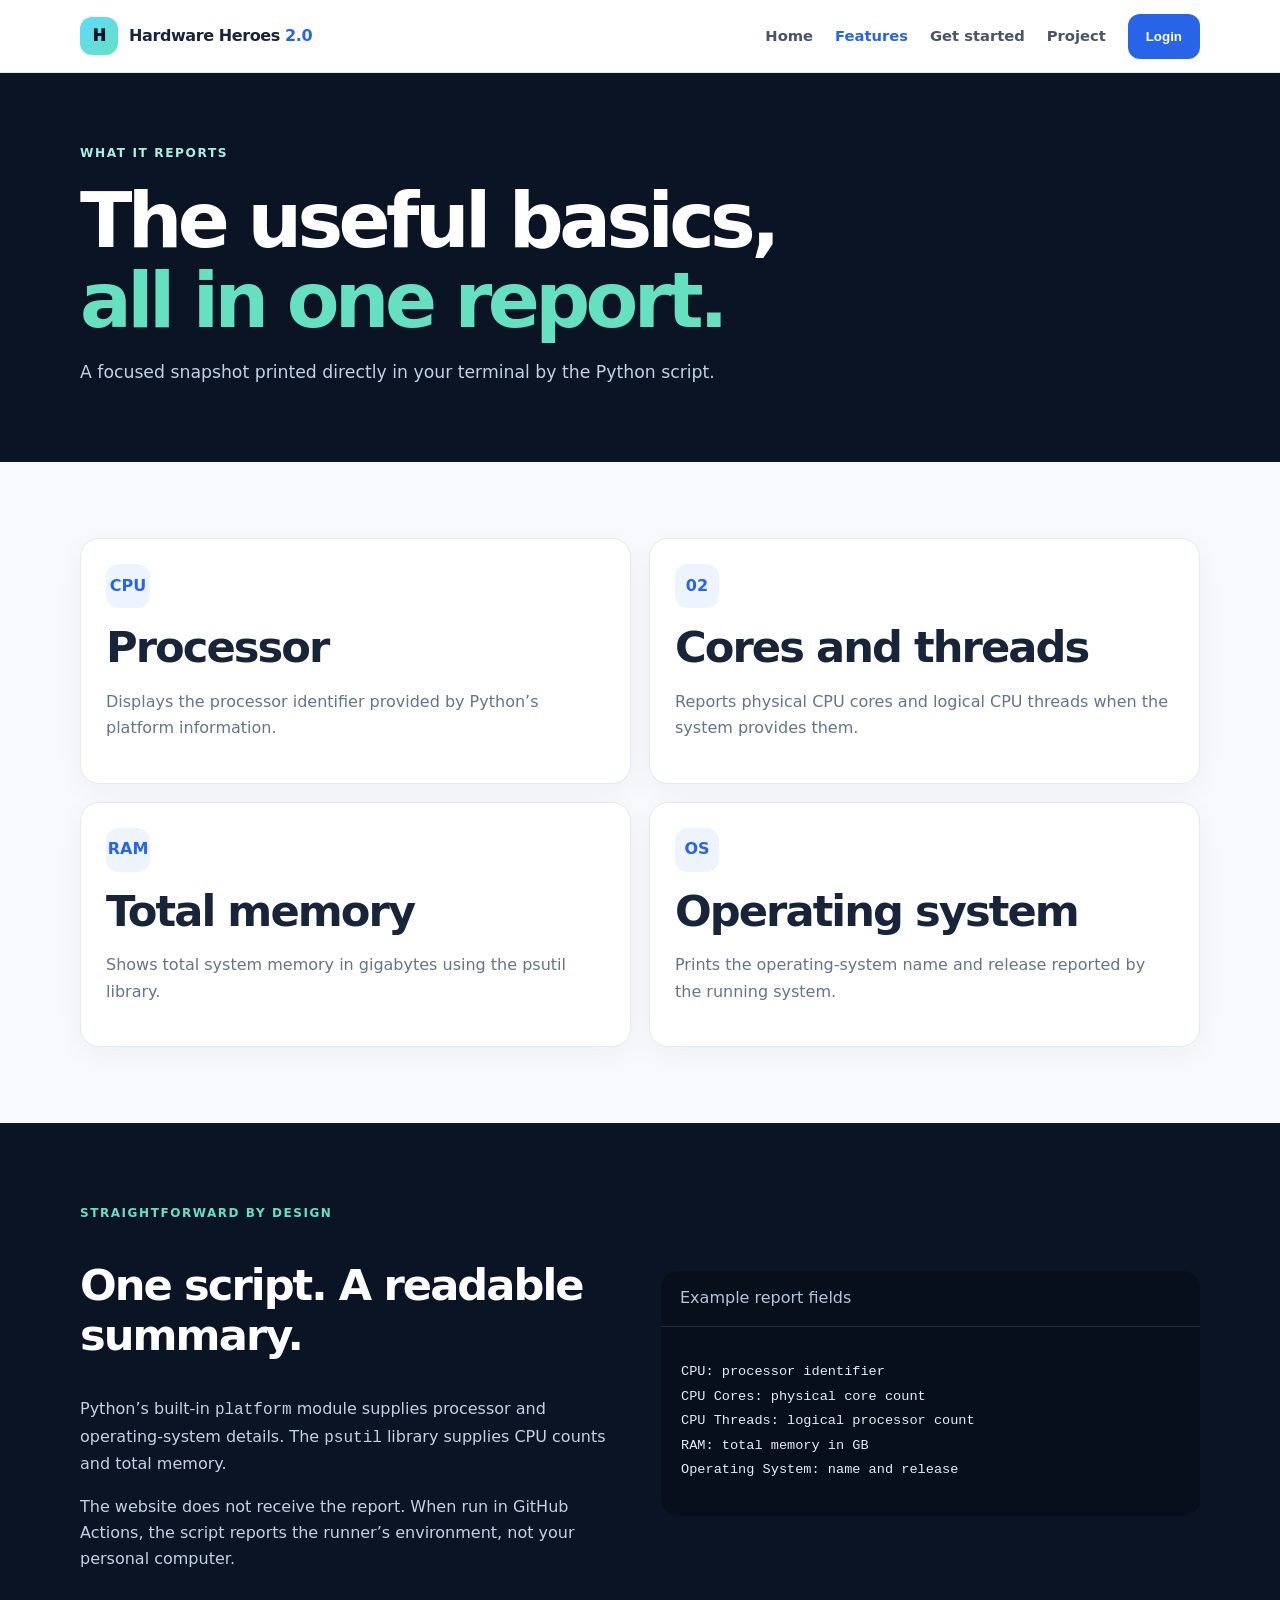
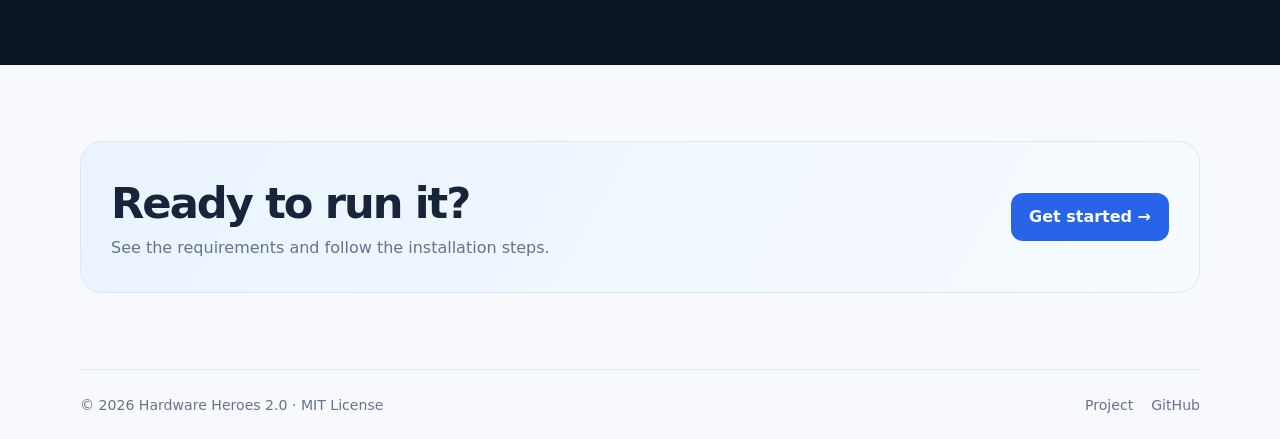
<file: site/features.html>
<!doctype html>
<html lang="en"><head><meta charset="utf-8"><meta name="viewport" content="width=device-width, initial-scale=1"><meta name="description" content="Learn what Hardware Heroes 2.0 reports about your computer."><title>Features | Hardware Heroes 2.0</title><link rel="stylesheet" href="styles.css"></head>
<body><a class="skip-link" href="#main">Skip to content</a><header class="site-header"><div class="container nav"><a class="brand" href="index.html"><span class="brand-icon">H</span><span>Hardware Heroes <b>2.0</b></span></a><nav class="nav-links" aria-label="Main navigation"><a href="index.html">Home</a><a aria-current="page" href="features.html">Features</a><a href="install.html">Get started</a><a href="project.html">Project</a><button class="button" type="button" onclick="window.location.href='index.html#authArea'">Login</button></nav></div></header>
<main id="main"><section class="page-hero"><div class="container"><span class="eyebrow">What it reports</span><h1>The useful basics, <span>all in one report.</span></h1><p>A focused snapshot printed directly in your terminal by the Python script.</p></div></section><section class="section"><div class="container"><div class="cards two">
<article class="card"><span class="feature-icon">CPU</span><h2>Processor</h2><p>Displays the processor identifier provided by Python’s platform information.</p></article><article class="card"><span class="feature-icon">02</span><h2>Cores and threads</h2><p>Reports physical CPU cores and logical CPU threads when the system provides them.</p></article><article class="card"><span class="feature-icon">RAM</span><h2>Total memory</h2><p>Shows total system memory in gigabytes using the psutil library.</p></article><article class="card"><span class="feature-icon">OS</span><h2>Operating system</h2><p>Prints the operating-system name and release reported by the running system.</p></article>
</div></div></section><section class="dark-section"><div class="container split"><div><span class="kicker">Straightforward by design</span><h2>One script. A readable summary.</h2><p>Python’s built-in <code>platform</code> module supplies processor and operating-system details. The <code>psutil</code> library supplies CPU counts and total memory.</p><p>The website does not receive the report. When run in GitHub Actions, the script reports the runner’s environment, not your personal computer.</p></div><div class="code-panel"><div class="code-title">Example report fields</div><pre>CPU: processor identifier
CPU Cores: physical core count
CPU Threads: logical processor count
RAM: total memory in GB
Operating System: name and release</pre></div></div></section><section class="section"><div class="container notice-box"><div><h2>Ready to run it?</h2><p>See the requirements and follow the installation steps.</p></div><a class="button" href="install.html">Get started →</a></div></section></main>
<footer><div class="container footer-inner"><span>© 2026 Hardware Heroes 2.0 · MIT License</span><nav aria-label="Footer"><a href="project.html">Project</a><a href="https://github.com/abestech123HardwareHeroes2-0/HardwareHeroes-2.0">GitHub</a></nav></div></footer></body></html>
</file>
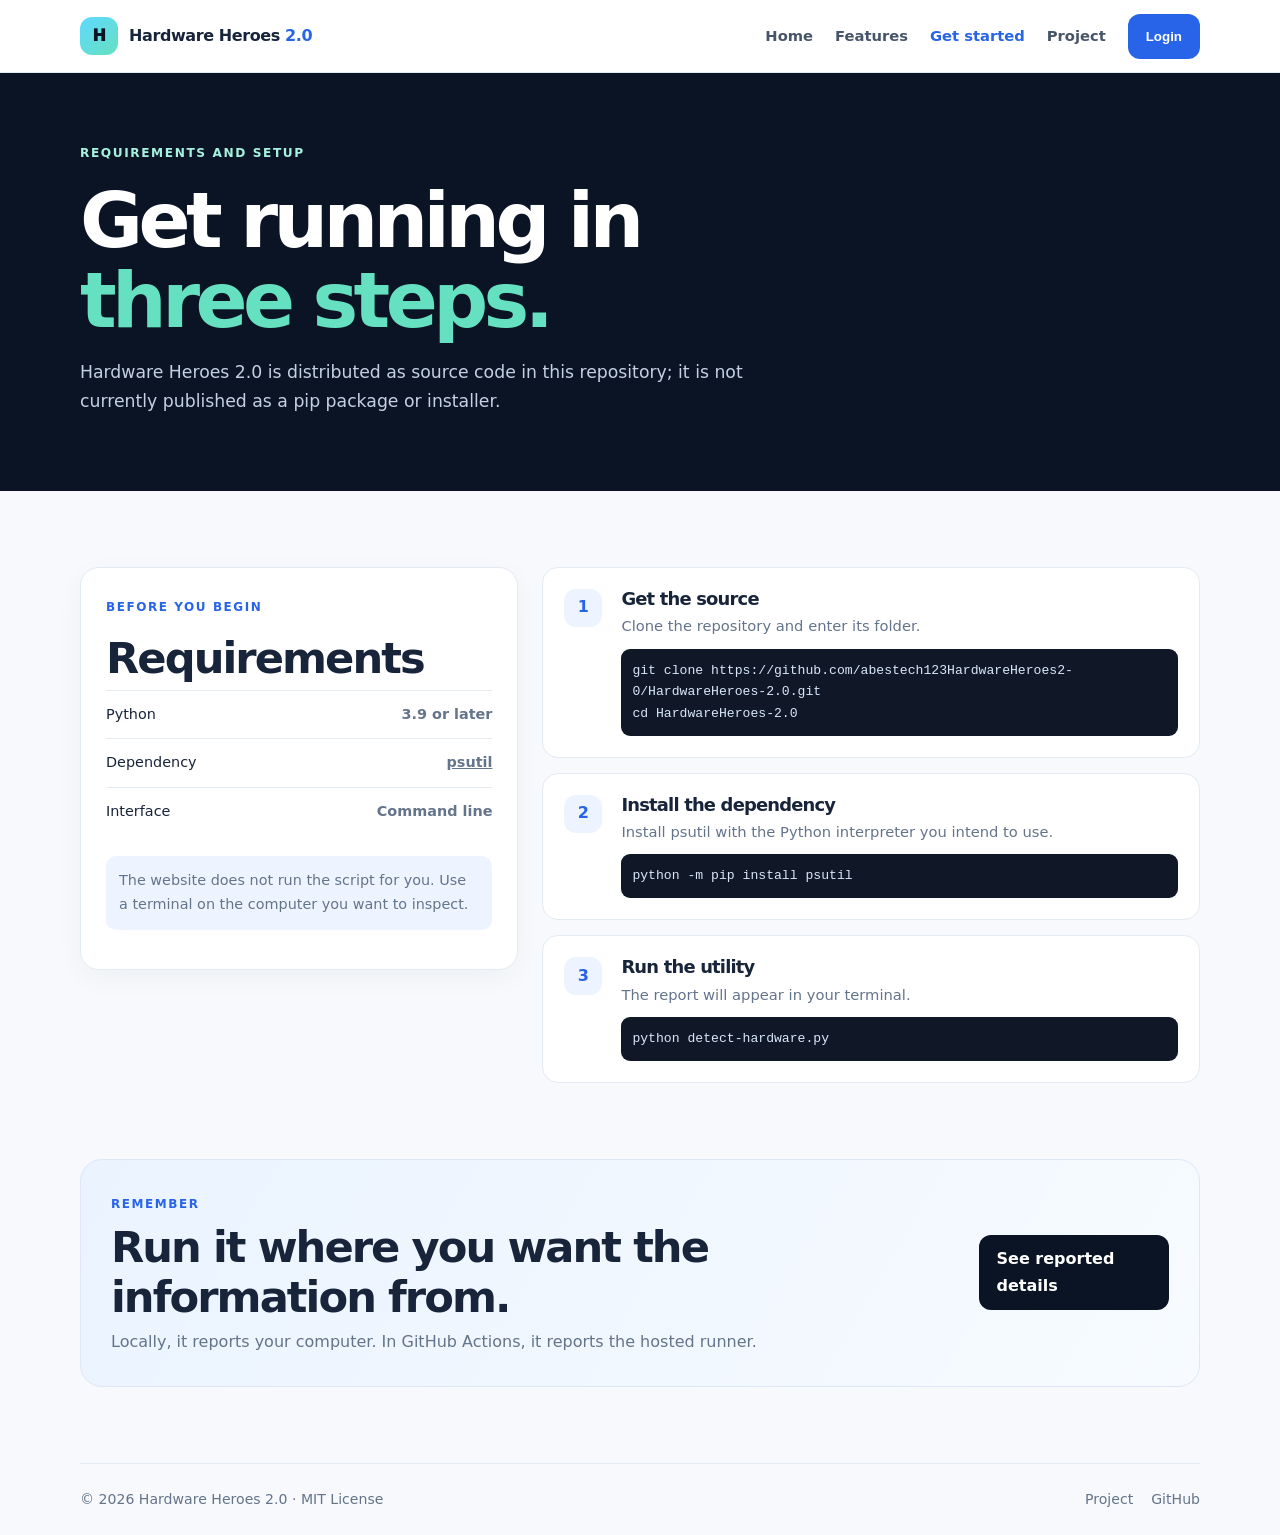
<file: site/install.html>
<!doctype html>
<html lang="en"><head><meta charset="utf-8"><meta name="viewport" content="width=device-width, initial-scale=1"><meta name="description" content="Install and run Hardware Heroes 2.0 from your terminal."><title>Get started | Hardware Heroes 2.0</title><link rel="stylesheet" href="styles.css"></head>
<body><a class="skip-link" href="#main">Skip to content</a><header class="site-header"><div class="container nav"><a class="brand" href="index.html"><span class="brand-icon">H</span><span>Hardware Heroes <b>2.0</b></span></a><nav class="nav-links" aria-label="Main navigation"><a href="index.html">Home</a><a href="features.html">Features</a><a aria-current="page" href="install.html">Get started</a><a href="project.html">Project</a><button class="button" type="button" onclick="window.location.href='index.html#authArea'">Login</button></nav></div></header>
<main id="main"><section class="page-hero"><div class="container"><span class="eyebrow">Requirements and setup</span><h1>Get running in <span>three steps.</span></h1><p>Hardware Heroes 2.0 is distributed as source code in this repository; it is not currently published as a pip package or installer.</p></div></section><section class="section"><div class="container install-layout"><aside class="card requirements"><span class="kicker">Before you begin</span><h2>Requirements</h2><div class="requirement"><span>Python</span><strong>3.9 or later</strong></div><div class="requirement"><span>Dependency</span><strong><a href="https://pypi.org/project/psutil/">psutil</a></strong></div><div class="requirement"><span>Interface</span><strong>Command line</strong></div><p class="hint">The website does not run the script for you. Use a terminal on the computer you want to inspect.</p></aside><div class="steps"><article class="step"><span class="step-number">1</span><div><h2>Get the source</h2><p>Clone the repository and enter its folder.</p><code>git clone https://github.com/abestech123HardwareHeroes2-0/HardwareHeroes-2.0.git<br>cd HardwareHeroes-2.0</code></div></article><article class="step"><span class="step-number">2</span><div><h2>Install the dependency</h2><p>Install psutil with the Python interpreter you intend to use.</p><code>python -m pip install psutil</code></div></article><article class="step"><span class="step-number">3</span><div><h2>Run the utility</h2><p>The report will appear in your terminal.</p><code>python detect-hardware.py</code></div></article></div></div></section><section class="notice"><div class="container notice-box"><div><span class="kicker">Remember</span><h2>Run it where you want the information from.</h2><p>Locally, it reports your computer. In GitHub Actions, it reports the hosted runner.</p></div><a class="button dark" href="features.html">See reported details</a></div></section></main>
<footer><div class="container footer-inner"><span>© 2026 Hardware Heroes 2.0 · MIT License</span><nav aria-label="Footer"><a href="project.html">Project</a><a href="https://github.com/abestech123HardwareHeroes2-0/HardwareHeroes-2.0">GitHub</a></nav></div></footer></body></html>
</file>
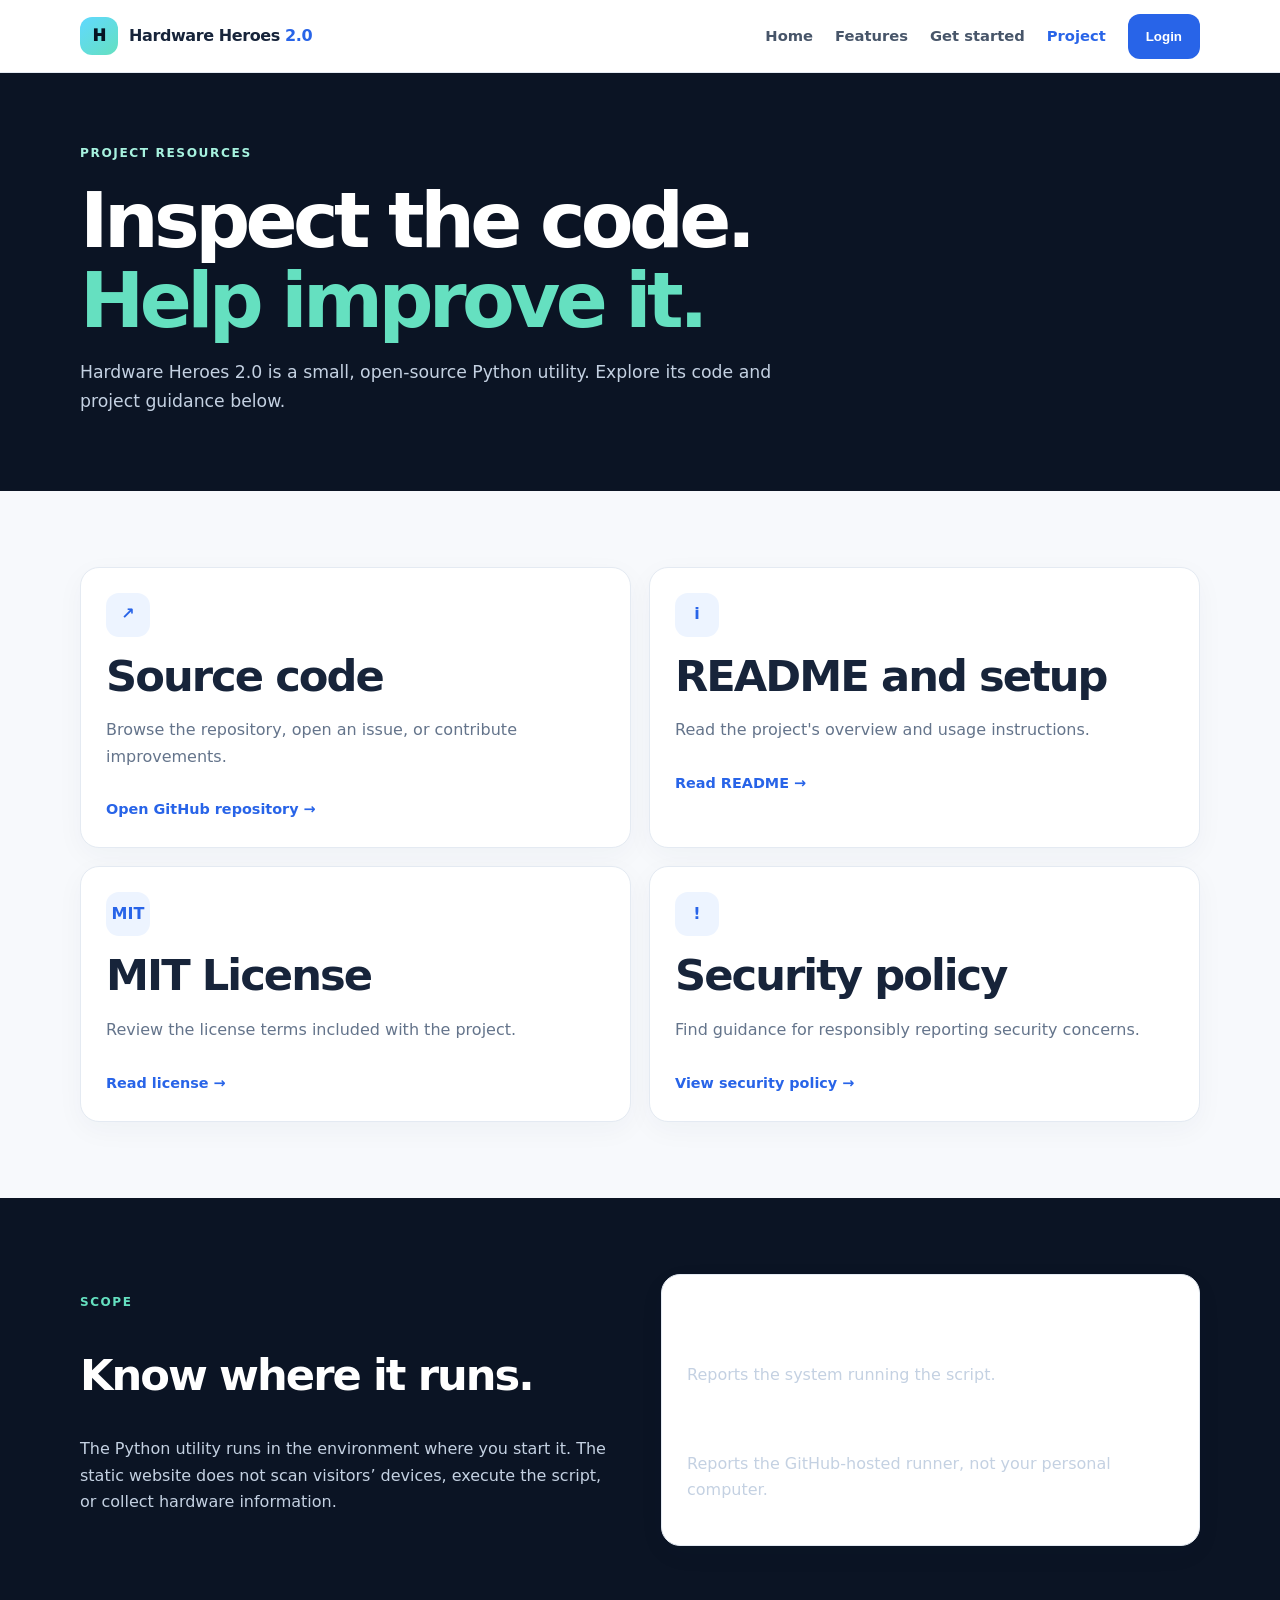
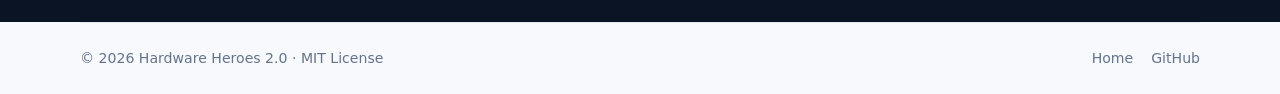
<file: site/project.html>
<!doctype html>
<html lang="en"><head><meta charset="utf-8"><meta name="viewport" content="width=device-width, initial-scale=1"><meta name="description" content="Source, license, and contribution resources for Hardware Heroes 2.0."><title>Project | Hardware Heroes 2.0</title><link rel="stylesheet" href="styles.css"></head>
<body><a class="skip-link" href="#main">Skip to content</a><header class="site-header"><div class="container nav"><a class="brand" href="index.html"><span class="brand-icon">H</span><span>Hardware Heroes <b>2.0</b></span></a><nav class="nav-links" aria-label="Main navigation"><a href="index.html">Home</a><a href="features.html">Features</a><a href="install.html">Get started</a><a aria-current="page" href="project.html">Project</a><button class="button" type="button" onclick="window.location.href='index.html#authArea'">Login</button></nav></div></header>
<main id="main"><section class="page-hero"><div class="container"><span class="eyebrow">Project resources</span><h1>Inspect the code. <span>Help improve it.</span></h1><p>Hardware Heroes 2.0 is a small, open-source Python utility. Explore its code and project guidance below.</p></div></section><section class="section"><div class="container cards two">
<a class="card card-link" href="https://github.com/abestech123HardwareHeroes2-0/HardwareHeroes-2.0"><span class="feature-icon">↗</span><h2>Source code</h2><p>Browse the repository, open an issue, or contribute improvements.</p><span class="card-arrow">Open GitHub repository →</span></a>
<a class="card card-link" href="https://github.com/abestech123HardwareHeroes2-0/HardwareHeroes-2.0/blob/main/README.md"><span class="feature-icon">i</span><h2>README and setup</h2><p>Read the project's overview and usage instructions.</p><span class="card-arrow">Read README →</span></a>
<a class="card card-link" href="https://github.com/abestech123HardwareHeroes2-0/HardwareHeroes-2.0/blob/main/LICENSE"><span class="feature-icon">MIT</span><h2>MIT License</h2><p>Review the license terms included with the project.</p><span class="card-arrow">Read license →</span></a>
<a class="card card-link" href="https://github.com/abestech123HardwareHeroes2-0/HardwareHeroes-2.0/blob/main/SECURITY.md"><span class="feature-icon">!</span><h2>Security policy</h2><p>Find guidance for responsibly reporting security concerns.</p><span class="card-arrow">View security policy →</span></a>
</div></section><section class="dark-section"><div class="container split"><div><span class="kicker">Scope</span><h2>Know where it runs.</h2><p>The Python utility runs in the environment where you start it. The static website does not scan visitors’ devices, execute the script, or collect hardware information.</p></div><div class="card"><h3>Run locally</h3><p>Reports the system running the script.</p><h3>Run in GitHub Actions</h3><p>Reports the GitHub-hosted runner, not your personal computer.</p></div></div></section></main>
<footer><div class="container footer-inner"><span>© 2026 Hardware Heroes 2.0 · MIT License</span><nav aria-label="Footer"><a href="index.html">Home</a><a href="https://github.com/abestech123HardwareHeroes2-0/HardwareHeroes-2.0">GitHub</a></nav></div></footer></body></html>
</file>
<file: site/styles.css>
/* Shared styles for the Hardware Heroes 2.0 pages */
:root {
  color-scheme: light;
  --ink: #17243a;
  --muted: #64748b;
  --paper: #f7f9fc;
  --line: #e4eaf2;
  --blue: #2864e8;
  --blue-dark: #194bb9;
  --mint: #65e0c0;
  --night: #0b1424;
  --shadow: 0 18px 55px rgba(20, 42, 75, .09);
}
* { box-sizing: border-box; }
html { scroll-behavior: smooth; scroll-padding-top: 85px; }
body {
  margin: 0;
  color: var(--ink);
  background: var(--paper);
  font-family: Inter, ui-sans-serif, system-ui, -apple-system, BlinkMacSystemFont, "Segoe UI", sans-serif;
  line-height: 1.65;
  -webkit-font-smoothing: antialiased;
}
a { color: inherit; }
code, pre { font-family: ui-monospace, SFMono-Regular, Menlo, Consolas, monospace; }
code { overflow-wrap: anywhere; }
.container { width: min(1120px, calc(100% - 40px)); margin-inline: auto; }
.skip-link { position: absolute; top: -50px; left: 16px; z-index: 20; padding: 10px 14px; background: white; border-radius: 8px; }
.skip-link:focus { top: 12px; }
.site-header { position: sticky; top: 0; z-index: 10; background: rgba(255,255,255,.95); border-bottom: 1px solid var(--line); backdrop-filter: blur(14px); }
.nav { min-height: 72px; display: flex; align-items: center; justify-content: space-between; gap: 24px; }
.brand { display: inline-flex; align-items: center; gap: 11px; text-decoration: none; font-weight: 800; letter-spacing: -.025em; white-space: nowrap; }
.brand-icon { width: 38px; height: 38px; display: grid; place-items: center; border-radius: 12px; color: #061423; font-weight: 950; background: linear-gradient(140deg,#60d9ff,var(--mint)); }
.brand b { color: var(--blue); }
.nav-links { display: flex; align-items: center; gap: 22px; }
.nav-links a:not(.button) { color: #475569; font-size: .92rem; font-weight: 650; text-decoration: none; }
.nav-links a:hover, .footer-inner a:hover { color: var(--blue); }
.nav-links a[aria-current="page"] { color: var(--blue); }
.button { min-height: 45px; display: inline-flex; align-items: center; justify-content: center; gap: 8px; padding: 10px 17px; border: 1px solid transparent; border-radius: 12px; background: var(--blue); color: white; font-weight: 700; text-decoration: none; cursor: pointer; transition: background .18s, transform .18s, box-shadow .18s; }
.button:hover { background: var(--blue-dark); transform: translateY(-1px); box-shadow: 0 9px 22px rgba(40,100,232,.2); }
.button.secondary { color: var(--ink); background: white; border-color: var(--line); }
.button.dark { background: var(--night); }
.button.ghost { background: transparent; border-color: rgba(255,255,255,.3); color: white; }
.hero { padding: 86px 0; color: white; background: radial-gradient(ellipse at 86% 13%,rgba(101,224,192,.2),transparent 30%),radial-gradient(ellipse at 6% 110%,rgba(40,100,232,.35),transparent 44%),linear-gradient(140deg,#061625 0%,#0a1830 100%); }
.hero-grid { display: grid; grid-template-columns: 1.08fr .92fr; gap: 54px; align-items: center; }
.eyebrow { color: #a7f2df; font-size: .76rem; font-weight: 850; letter-spacing: .13em; text-transform: uppercase; }
.hero h1, .page-hero h1 { max-width: 760px; margin: 16px 0; font-size: clamp(2.7rem,6vw,5rem); line-height: 1.04; letter-spacing: -.06em; }
.hero h1 span, .page-hero h1 span { color: var(--mint); }
.hero-copy { max-width: 610px; color: #c4d1e2; font-size: 1.1rem; }
.hero-actions { display: flex; flex-wrap: wrap; gap: 12px; margin-top: 27px; }
.hero-note { margin-top: 20px; color: #a7b6ca; font-size: .9rem; }
.terminal { overflow: hidden; border: 1px solid rgba(255,255,255,.15); border-radius: 18px; background: #080f1c; box-shadow: 0 30px 80px rgba(0,0,0,.28); }
.terminal-top { display: flex; align-items: center; gap: 7px; padding: 14px 18px; border-bottom: 1px solid rgba(255,255,255,.1); color: #9babbe; font-size: .8rem; }
.terminal-top i { width: 9px; height: 9px; border-radius: 50%; background: #f87171; }
.terminal-top i:nth-child(2) { background: #fbbf24; }
.terminal-top i:nth-child(3) { background: #4ade80; }
.terminal-top span { margin-left: 7px; }
.terminal pre { overflow-x: auto; margin: 0; padding: 22px; color: #d7e5f7; font-size: .8rem; line-height: 1.85; }
.prompt { color: var(--mint); }
.terminal-caption { margin: 0; padding: 0 22px 18px; color: #91a0b5; font-size: .77rem; }
.section { padding: 76px 0; }
.section-heading { max-width: 690px; margin-bottom: 30px; }
.kicker { color: var(--blue); font-size: .75rem; font-weight: 850; letter-spacing: .13em; text-transform: uppercase; }
h2 { font-size: clamp(1.8rem,4vw,2.7rem); line-height: 1.15; letter-spacing: -.045em; }
.section-heading h2 { margin: 8px 0; }
.section-heading p, .card p, .split p { color: var(--muted); }
.cards { display: grid; gap: 18px; }
.cards.three { grid-template-columns: repeat(3,minmax(0,1fr)); }
.cards.two { grid-template-columns: repeat(2,minmax(0,1fr)); }
.card { padding: 25px; border: 1px solid var(--line); border-radius: 19px; background: white; box-shadow: 0 8px 28px rgba(20,42,75,.04); }
.card h2, .card h3 { margin: 15px 0 6px; }
.feature-icon { width: 44px; height: 44px; display: grid; place-items: center; border-radius: 13px; color: var(--blue); background: #edf4ff; font-size: 1rem; font-weight: 800; }
.card-link { display: block; text-decoration: none; transition: transform .18s,box-shadow .18s; }
.card-link:hover { transform: translateY(-3px); box-shadow: var(--shadow); }
.card-arrow { display: inline-block; margin-top: 12px; color: var(--blue); font-size: .9rem; font-weight: 750; }
.video-gallery { padding: 80px 0; background: linear-gradient(180deg, #051322 0%, #071a2c 100%); color: white; }
.brand-row { display: flex; align-items: center; gap: 16px; margin-bottom: 28px; }
.brand-mark { width: 56px; height: 56px; display: grid; place-items: center; border-radius: 16px; background: linear-gradient(135deg, #2f8dff, #63d9ff); color: #061423; font-weight: 900; font-size: 1.6rem; }
.brand-row h2 { margin: 0; font-size: clamp(2rem, 4vw, 3rem); letter-spacing: -.05em; }
.showcase-grid { display: grid; grid-template-columns: repeat(2, minmax(0,1fr)); gap: 24px; }
.media-card { background: rgba(255,255,255,.04); border: 1px solid rgba(255,255,255,.12); border-radius: 24px; overflow: hidden; box-shadow: 0 18px 40px rgba(0,0,0,.2); }
.media-top { display: flex; justify-content: space-between; align-items: center; gap: 12px; padding: 14px 18px; border-bottom: 1px solid rgba(255,255,255,.08); }
.tag { color: #73d4ff; font-weight: 800; letter-spacing: .08em; text-transform: uppercase; font-size: .72rem; }
.duration { color: #dfeaf8; background: rgba(89, 175, 255, .12); border: 1px solid rgba(89, 175, 255, .3); border-radius: 999px; padding: 6px 10px; font-size: .72rem; font-weight: 700; }
.media-card video { display: block; width: 100%; height: 320px; object-fit: cover; background: #0b1424; }
.media-card h3 { margin: 0; padding: 18px 18px 22px; font-size: 1.25rem; color: #eff6ff; }
.notice { padding: 0 0 76px; }
.notice-box { display: flex; align-items: center; justify-content: space-between; gap: 24px; padding: 30px; border: 1px solid #dce8f8; border-radius: 22px; background: linear-gradient(120deg,#eaf3ff,#f7fbff); }
.notice-box h2 { margin: 7px 0; }
.notice-box p { max-width: 650px; margin: 0; color: var(--muted); }
.page-hero { padding: 66px 0 58px; color: white; background: var(--night); }
.page-hero p { max-width: 700px; color: #c4d1e2; font-size: 1.08rem; }
.dark-section { padding: 76px 0; color: white; background: var(--night); }
.dark-section .kicker { color: var(--mint); }
.dark-section p { color: #c4d1e2; }
.split { display: grid; grid-template-columns: 1fr 1fr; gap: 42px; align-items: center; }
.code-panel { overflow: hidden; border-radius: 17px; color: #e3ecf8; background: #080f1c; }
.code-title { padding: 14px 19px; border-bottom: 1px solid rgba(255,255,255,.12); color: #b5c5d9; }
.code-panel pre { overflow: auto; padding: 20px; font-size: .85rem; line-height: 1.8; }
.install-layout { display: grid; grid-template-columns: .8fr 1.2fr; gap: 24px; align-items: start; }
.requirements { position: sticky; top: 95px; }
.requirement { display: flex; justify-content: space-between; gap: 12px; padding: 12px 0; border-top: 1px solid var(--line); font-size: .9rem; }
.requirement strong { color: var(--muted); text-align: right; }
.hint { margin-top: 20px; padding: 13px; border-radius: 10px; background: #edf4ff; color: #526078; font-size: .9rem; }
.steps { display: grid; gap: 15px; }
.step { display: grid; grid-template-columns: 42px 1fr; gap: 15px; padding: 21px; border: 1px solid var(--line); border-radius: 16px; background: white; }
.step-number { width: 38px; height: 38px; display: grid; place-items: center; border-radius: 12px; background: #edf4ff; color: var(--blue); font-weight: 850; }
.step h2 { margin: 0; font-size: 1.12rem; }
.step p { margin: 5px 0; color: var(--muted); font-size: .92rem; }
.step code { display: block; margin-top: 10px; padding: 11px; border-radius: 9px; background: #101827; color: #d9e7fa; font-size: .82rem; overflow-wrap: anywhere; }
.auth-area { display: none; margin: 20px 0; scroll-margin-top: 90px; }
.auth-area.visible { display: block; }
.auth-panel { max-width: 520px; margin: auto; padding: 30px; border: 1px solid var(--line); border-radius: 22px; background: linear-gradient(160deg,#fff,#f8fbff); box-shadow: var(--shadow); }
.auth-heading { display: flex; align-items: center; gap: 13px; margin-bottom: 20px; }
.auth-icon { width: 46px; height: 46px; display: grid; place-items: center; border-radius: 14px; background: #edf4ff; color: var(--blue); font-size: 1.2rem; }
.auth-heading h2 { margin: 0; font-size: 1.4rem; }
.auth-heading p { margin: 2px 0 0; color: var(--muted); font-size: .9rem; }
.auth-form { display: grid; gap: 14px; }
.auth-form label { display: grid; gap: 6px; color: #344054; font-size: .88rem; font-weight: 700; }
.auth-form input { width: 100%; min-height: 48px; padding: 11px 13px; border: 1px solid #d9e1ec; border-radius: 11px; font: inherit; }
.auth-form input:focus { outline: 3px solid rgba(40,100,232,.14); border-color: #79a1f2; }
.auth-actions { display: flex; flex-wrap: wrap; gap: 10px; margin-top: 5px; }
.auth-actions .button { flex: 1; }
.auth-status { margin: 0 0 15px; padding: 11px 13px; border-radius: 11px; font-size: .92rem; }
.auth-status.error { background: #fff1f2; color: #b42318; }
.auth-status.success { background: #ecfdf5; color: #027a48; }
.account-state { padding: 17px; border: 1px solid #dcebe5; border-radius: 14px; background: #f1fbf6; }
.account-state p { margin: 0 0 4px; color: var(--muted); font-size: .9rem; }
.account-state strong { overflow-wrap: anywhere; }
.hidden { display: none !important; }
.footer-inner { display: flex; justify-content: space-between; gap: 20px; padding: 24px 0; border-top: 1px solid var(--line); color: var(--muted); font-size: .88rem; }
.footer-inner nav { display: flex; gap: 18px; }
.footer-inner a { text-decoration: none; }
@media (max-width: 850px) {
  .hero-grid, .split, .install-layout { grid-template-columns: 1fr; }
  .requirements { position: static; }
  .cards.three { grid-template-columns: 1fr 1fr; }
  .showcase-grid { grid-template-columns: 1fr; }
}
@media (max-width: 650px) {
  .container { width: min(100% - 28px,1120px); }
  .nav { min-height: 64px; flex-wrap: wrap; row-gap: 8px; padding-block: 10px; }
  .nav-links { order: 2; width: 100%; justify-content: flex-start; gap: 18px; overflow-x: auto; overscroll-behavior-inline: contain; scrollbar-width: thin; padding: 2px 0 6px; }
  .nav-links a:not(.button) { display: inline-flex; flex: 0 0 auto; white-space: nowrap; font-size: .84rem; }
  .nav-links .button { min-height: 40px; padding: 8px 11px; font-size: .8rem; flex: 0 0 auto; white-space: nowrap; }
  .hero { padding: 60px 0; }
  .section { padding: 58px 0; }
  .cards.three, .cards.two { grid-template-columns: 1fr; }
  .notice-box, .footer-inner { align-items: flex-start; flex-direction: column; }
  .notice-box { padding: 23px; }
  .auth-panel { padding: 24px 19px; }
  .auth-actions .button { flex: 1 1 100%; }
}
@media (prefers-reduced-motion: reduce) {
  html { scroll-behavior: auto; }
  *, *::before, *::after { transition: none !important; }
}
</file>
